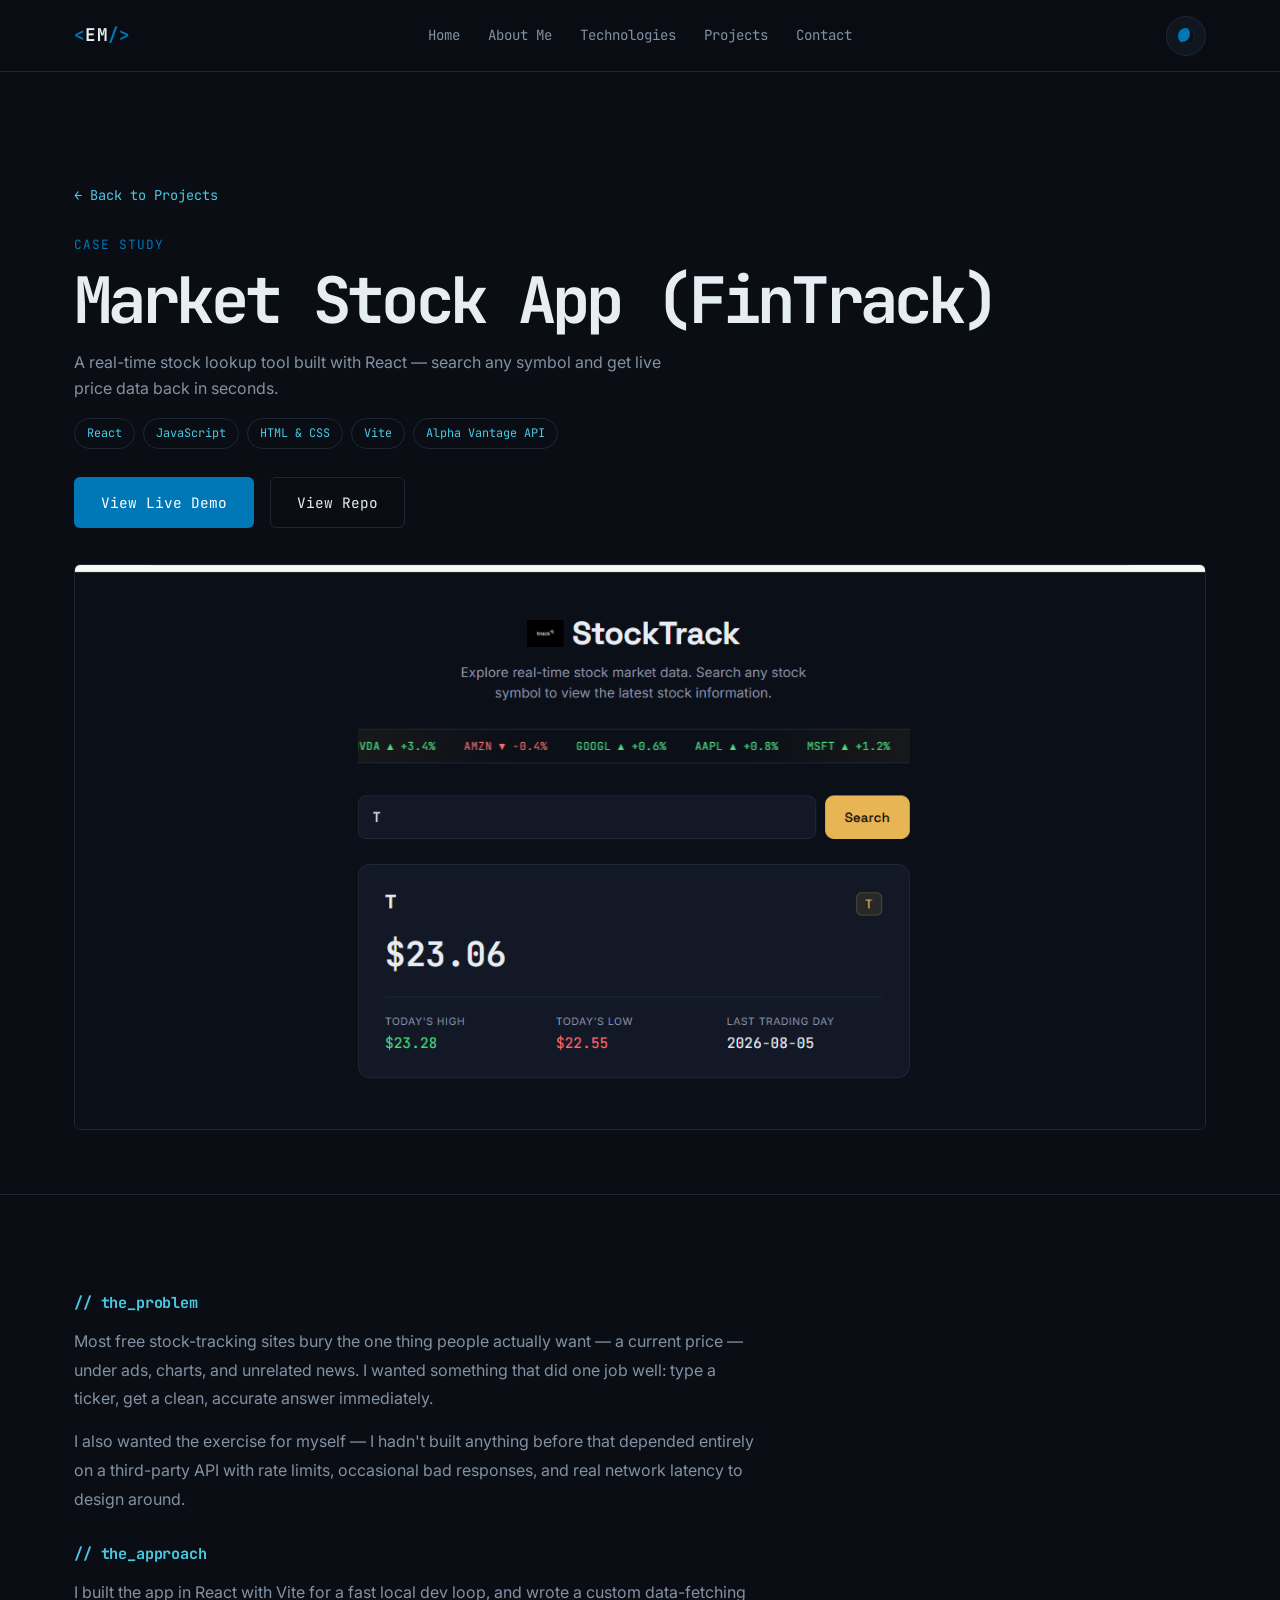
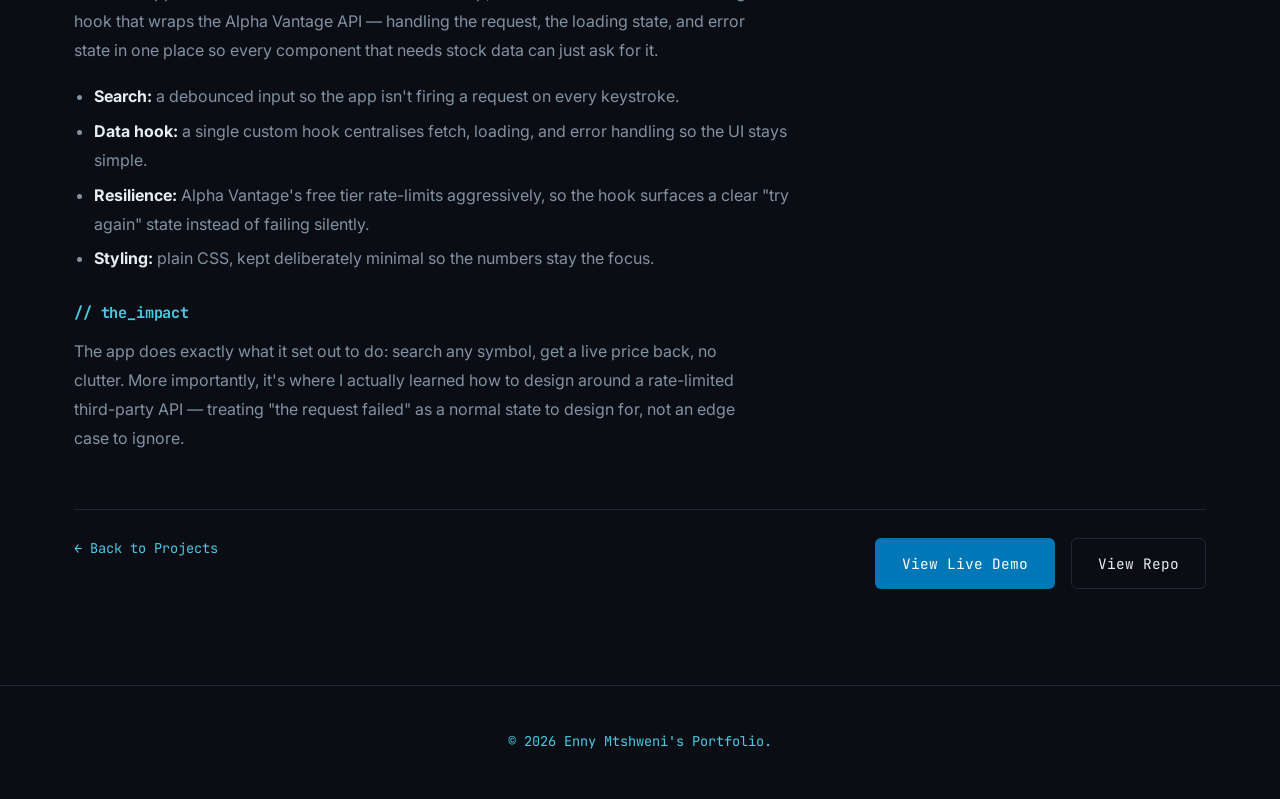
<file: case study2.html>
<!DOCTYPE html>
<html lang="en" data-theme="dark">
<head>
  <meta charset="UTF-8" />
  <meta name="viewport" content="width=device-width, initial-scale=1.0" />
  <script>
    (function () {
      try {
        var saved = localStorage.getItem('theme');
        if (saved === 'light' || saved === 'dark') {
          document.documentElement.setAttribute('data-theme', saved);
        }
      } catch (e) { /* localStorage unavailable — fall back to the default theme */ }
    })();
  </script>
  <title>Case Study: Market Stock App — Enny Mtshweni</title>
  <meta name="description" content="Case study: FinTrack, a real-time stock lookup app built with React and the Alpha Vantage API." />
  <link rel="preconnect" href="https://fonts.googleapis.com" />
  <link rel="preconnect" href="https://fonts.gstatic.com" crossorigin />
  <link href="https://fonts.googleapis.com/css2?family=JetBrains+Mono:wght@400;500;600;700&family=Inter:wght@400;500;600;700&display=swap" rel="stylesheet" />
  <link rel="stylesheet" href="./style.css" />
</head>
<body>

 

  <!-- NAVBAR -->
  <header class="navbar">
    <div class="navbar__inner">
      <a href="index.html#home" class="logo">
        <span class="logo__bracket">&lt;</span>EM<span class="logo__bracket">/&gt;</span>
      </a>

      <nav class="nav" id="primary-nav">
        <a href="index.html#home" class="nav__link">Home</a>
        <a href="./aboutme.html#" class="nav__link">About Me</a>
        <a href="index.html#technologies" class="nav__link">Technologies</a>
        <a href="index.html#projects" class="nav__link">Projects</a>
        <a href="index.html#contact" class="nav__link">Contact</a>
      </nav>

      <div class="navbar__actions">
        <button id="theme-toggle" class="theme-toggle" type="button" aria-label="Toggle dark and light mode">
          <span class="theme-toggle__icon" aria-hidden="true"></span>
        </button>
        <button id="nav-burger" class="nav-burger" type="button" aria-label="Open menu" aria-expanded="false" aria-controls="primary-nav">
          <span></span><span></span><span></span>
        </button>
      </div>
    </div>
  </header>

  <main>

    <!-- CASE STUDY HERO -->
    <section class="section case-study-hero">
      <div class="section__inner">
        <a href="index.html#projects" class="case-study-back terminal-text">&larr; Back to Projects</a>

        <p class="section__eyebrow">CASE STUDY</p>
        <h1 class="section__title">Market Stock App (FinTrack)</h1>
        <p class="section__subtitle">A real-time stock lookup tool built with React — search any symbol and get live price data back in seconds.</p>

        <ul class="case-study-hero__tags">
          <li>React</li><li>JavaScript</li><li>HTML &amp; CSS</li><li>Vite</li><li>Alpha Vantage API</li>
        </ul>

        <div class="case-study-hero__actions">
          <a href="fintrackstockapp.netlify.app" class="btn btn--primary" target="_blank" rel="noopener">View Live Demo</a>
          <a href="https://github.com/EnnyMtshweni/the-finance-api-integration-app" class="btn btn--ghost" target="_blank" rel="noopener">View Repo</a>
        </div>

        <div class="case-study-hero__media">
          <img src="./assets/FIN STOCK APP IMAG.png" alt="Market Stock App interface preview" loading="lazy" />
        </div>
      </div>
    </section>

    <!-- CASE STUDY BODY -->
    <section class="section">
      <div class="section__inner">
        <div class="case-study-body">

          <div class="case-study-block">
            <h2 class="case-study-block__title terminal-text">// the_problem</h2>
            <p>
              Most free stock-tracking sites bury the one thing people actually want —
              a current price — under ads, charts, and unrelated news. I wanted something
              that did one job well: type a ticker, get a clean, accurate answer immediately.
            </p>
            <p>
              I also wanted the exercise for myself — I hadn't built anything before that
              depended entirely on a third-party API with rate limits, occasional bad
              responses, and real network latency to design around.
            </p>
          </div>

          <div class="case-study-block">
            <h2 class="case-study-block__title terminal-text">// the_approach</h2>
            <p>
              I built the app in React with Vite for a fast local dev loop, and wrote a
              custom data-fetching hook that wraps the Alpha Vantage API — handling the
              request, the loading state, and error state in one place so every component
              that needs stock data can just ask for it.
            </p>
            <ul>
              <li><strong>Search:</strong> a debounced input so the app isn't firing a request on every keystroke.</li>
              <li><strong>Data hook:</strong> a single custom hook centralises fetch, loading, and error handling so the UI stays simple.</li>
              <li><strong>Resilience:</strong> Alpha Vantage's free tier rate-limits aggressively, so the hook surfaces a clear "try again" state instead of failing silently.</li>
              <li><strong>Styling:</strong> plain CSS, kept deliberately minimal so the numbers stay the focus.</li>
            </ul>
          </div>

          <div class="case-study-block">
            <h2 class="case-study-block__title terminal-text">// the_impact</h2>
            <p>
              The app does exactly what it set out to do: search any symbol, get a live
              price back, no clutter. More importantly, it's where I actually learned how
              to design around a rate-limited third-party API — treating "the request
              failed" as a normal state to design for, not an edge case to ignore.
            </p>
            <p>
              
            </p>
          </div>

        </div>

        <div class="case-study-footer-nav">
          <a href="index.html#projects" class="case-study-back terminal-text">&larr; Back to Projects</a>
          <div class="hero__cta">
            <a href="fintrackstockapp.netlify.app" class="btn btn--primary" target="_blank" rel="noopener">View Live Demo</a>
            <a href="https://github.com/EnnyMtshweni/the-finance-api-integration-app" class="btn btn--ghost" target="_blank" rel="noopener">View Repo</a>
          </div>
        </div>
      </div>
    </section>

  </main>

  <!-- FOOTER -->
  <footer class="footer">
    <div class="footer__inner">
      <p class="terminal-text">&copy; <span id="year"></span> Enny Mtshweni's Portfolio.</p>
    </div>
  </footer>

  <!-- AI SPEAKING PING -->
  <div class="ai-ping" id="ai-ping" aria-live="polite">
    <div class="ai-ping__bubble">
      <p class="ai-ping__label terminal-text"> ai_assistant</p>
      <p class="ai-ping__message" id="ai-ping-message"></p>
    </div>
  </div>

  <script src="./script.js"></script>
</body>
</html>
</file>
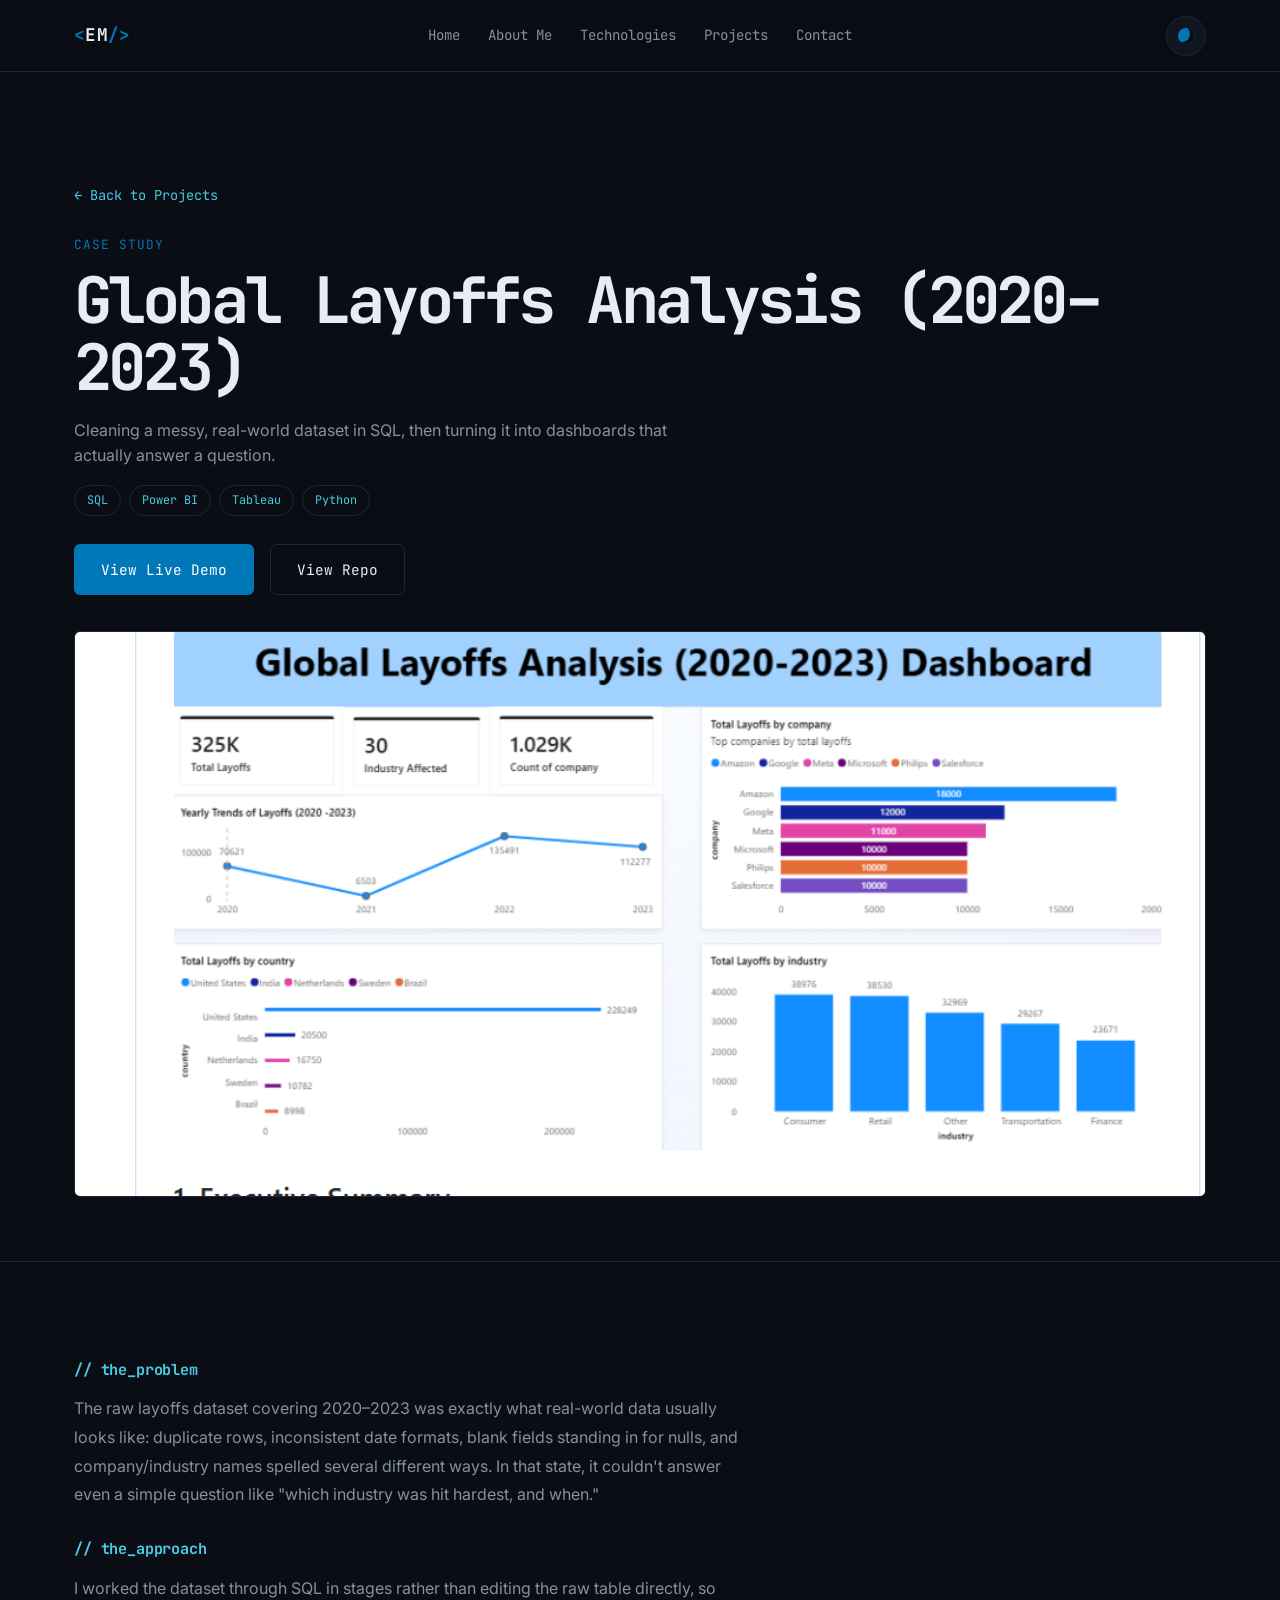
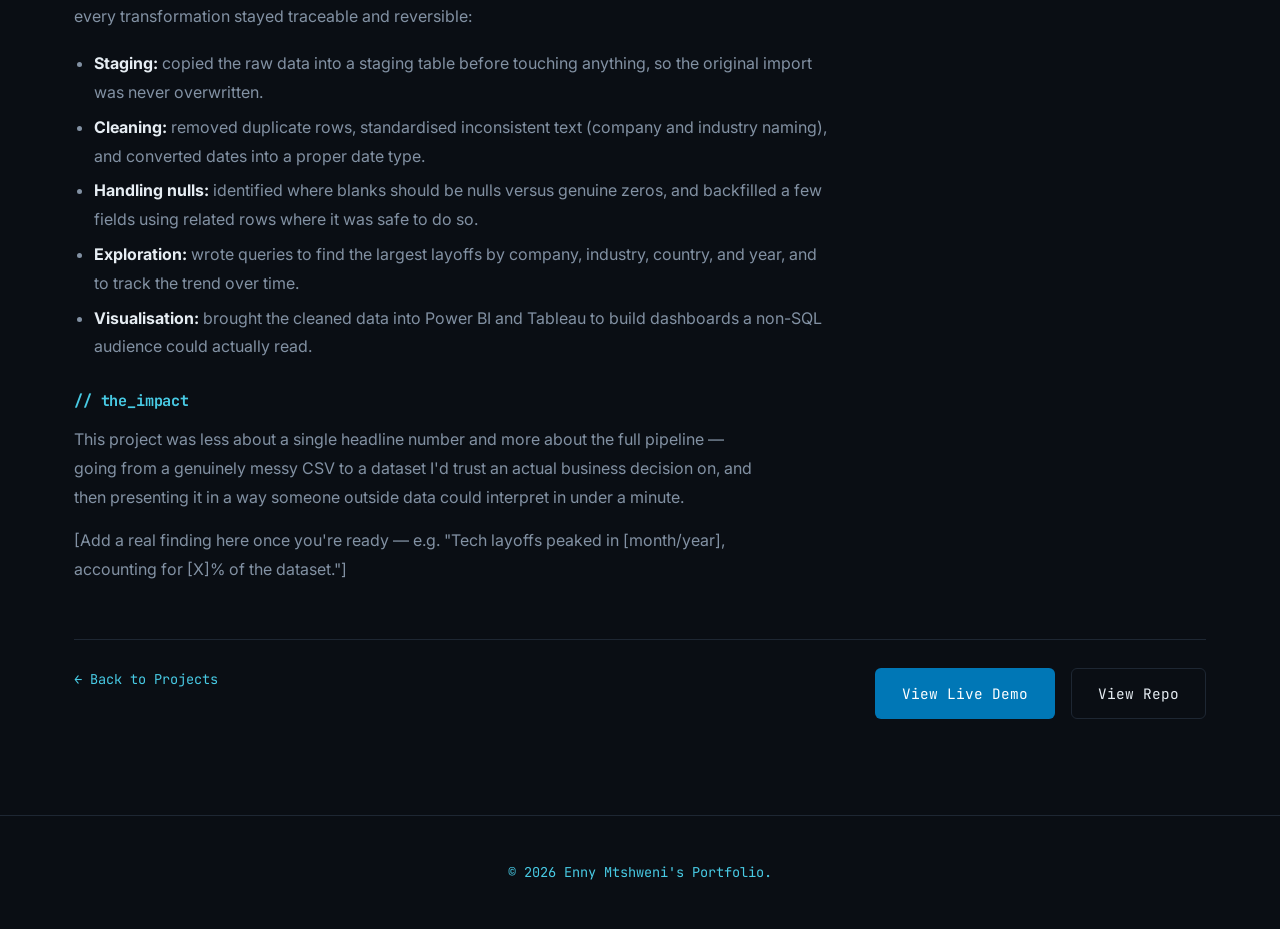
<file: case study3.html>
<!DOCTYPE html>
<html lang="en" data-theme="dark">
<head>
  <meta charset="UTF-8" />
  <meta name="viewport" content="width=device-width, initial-scale=1.0" />
  <script>
    (function () {
      try {
        var saved = localStorage.getItem('theme');
        if (saved === 'light' || saved === 'dark') {
          document.documentElement.setAttribute('data-theme', saved);
        }
      } catch (e) { /* localStorage unavailable — fall back to the default theme */ }
    })();
  </script>
  <title>Case Study: Global Layoffs Analysis — Enny Mtshweni</title>
  <meta name="description" content="Case study: SQL-driven analysis of global layoffs (2020-2023), visualised with Power BI and Tableau." />
  <link rel="preconnect" href="https://fonts.googleapis.com" />
  <link rel="preconnect" href="https://fonts.gstatic.com" crossorigin />
  <link href="https://fonts.googleapis.com/css2?family=JetBrains+Mono:wght@400;500;600;700&family=Inter:wght@400;500;600;700&display=swap" rel="stylesheet" />
  <link rel="stylesheet" href="./style.css" />
</head>
<body>

  

  <!-- NAVBAR -->
  <header class="navbar">
    <div class="navbar__inner">
      <a href="index.html#home" class="logo">
        <span class="logo__bracket">&lt;</span>EM<span class="logo__bracket">/&gt;</span>
      </a>

      <nav class="nav" id="primary-nav">
        <a href="index.html#home" class="nav__link">Home</a>
        <a href="./aboutme.html#" class="nav__link">About Me</a>
        <a href="index.html#technologies" class="nav__link">Technologies</a>
        <a href="index.html#projects" class="nav__link">Projects</a>
        <a href="index.html#contact" class="nav__link">Contact</a>
      </nav>

      <div class="navbar__actions">
        <button id="theme-toggle" class="theme-toggle" type="button" aria-label="Toggle dark and light mode">
          <span class="theme-toggle__icon" aria-hidden="true"></span>
        </button>
        <button id="nav-burger" class="nav-burger" type="button" aria-label="Open menu" aria-expanded="false" aria-controls="primary-nav">
          <span></span><span></span><span></span>
        </button>
      </div>
    </div>
  </header>

  <main>

    <!-- CASE STUDY HERO -->
    <section class="section case-study-hero">
      <div class="section__inner">
        <a href="index.html#projects" class="case-study-back terminal-text">&larr; Back to Projects</a>

        <p class="section__eyebrow">CASE STUDY</p>
        <h1 class="section__title">Global Layoffs Analysis (2020&ndash;2023)</h1>
        <p class="section__subtitle">Cleaning a messy, real-world dataset in SQL, then turning it into dashboards that actually answer a question.</p>

        <ul class="case-study-hero__tags">
          <li>SQL</li><li>Power BI</li><li>Tableau</li><li>Python</li>
        </ul>

        <div class="case-study-hero__actions">
          <a href="https://ennymtshweni.github.io/Global-Layoffs-Analysis-2020-2023-SQL" class="btn btn--primary" target="_blank" rel="noopener">View Live Demo</a>
          <a href="https://ennymtshweni.github.io/Global-Layoffs-Analysis-2020-2023-SQL" class="btn btn--ghost" target="_blank" rel="noopener">View Repo</a>
        </div>

        <div class="case-study-hero__media">
          <img src="./assets/layoffs sql project picture.png" alt="Global layoffs analysis dashboard preview" loading="lazy" />
        </div>
      </div>
    </section>

    <!-- CASE STUDY BODY -->
    <section class="section">
      <div class="section__inner">
        <div class="case-study-body">

          <div class="case-study-block">
            <h2 class="case-study-block__title terminal-text">// the_problem</h2>
            <p>
              The raw layoffs dataset covering 2020–2023 was exactly what real-world data
              usually looks like: duplicate rows, inconsistent date formats, blank fields
              standing in for nulls, and company/industry names spelled several different
              ways. In that state, it couldn't answer even a simple question like
              "which industry was hit hardest, and when."
            </p>
          </div>

          <div class="case-study-block">
            <h2 class="case-study-block__title terminal-text">// the_approach</h2>
            <p>
              I worked the dataset through SQL in stages rather than editing the raw table
              directly, so every transformation stayed traceable and reversible:
            </p>
            <ul>
              <li><strong>Staging:</strong> copied the raw data into a staging table before touching anything, so the original import was never overwritten.</li>
              <li><strong>Cleaning:</strong> removed duplicate rows, standardised inconsistent text (company and industry naming), and converted dates into a proper date type.</li>
              <li><strong>Handling nulls:</strong> identified where blanks should be nulls versus genuine zeros, and backfilled a few fields using related rows where it was safe to do so.</li>
              <li><strong>Exploration:</strong> wrote queries to find the largest layoffs by company, industry, country, and year, and to track the trend over time.</li>
              <li><strong>Visualisation:</strong> brought the cleaned data into Power BI and Tableau to build dashboards a non-SQL audience could actually read.</li>
            </ul>
          </div>

          <div class="case-study-block">
            <h2 class="case-study-block__title terminal-text">// the_impact</h2>
            <p>
              This project was less about a single headline number and more about the full
              pipeline — going from a genuinely messy CSV to a dataset I'd trust an actual
              business decision on, and then presenting it in a way someone outside data
              could interpret in under a minute.
            </p>
            <p>
              [Add a real finding here once you're ready — e.g. "Tech layoffs peaked in
              [month/year], accounting for [X]% of the dataset."]
            </p>
          </div>

        </div>

        <div class="case-study-footer-nav">
          <a href="index.html#projects" class="case-study-back terminal-text">&larr; Back to Projects</a>
          <div class="hero__cta">
            <a href="https://ennymtshweni.github.io/Global-Layoffs-Analysis-2020-2023-SQL" class="btn btn--primary" target="_blank" rel="noopener">View Live Demo</a>
            <a href="https://ennymtshweni.github.io/Global-Layoffs-Analysis-2020-2023-SQL" class="btn btn--ghost" target="_blank" rel="noopener">View Repo</a>
          </div>
        </div>
      </div>
    </section>

  </main>

  <!-- FOOTER -->
  <footer class="footer">
    <div class="footer__inner">
      <p class="terminal-text">&copy; <span id="year"></span> Enny Mtshweni's Portfolio.</p>
    </div>
  </footer>

  <!-- AI SPEAKING PING -->
  <div class="ai-ping" id="ai-ping" aria-live="polite">
    <div class="ai-ping__bubble">
      <p class="ai-ping__label terminal-text"> ai_assistant</p>
      <p class="ai-ping__message" id="ai-ping-message"></p>
    </div>
  </div>

  <script src="./script.js"></script>
</body>
</html>
</file>
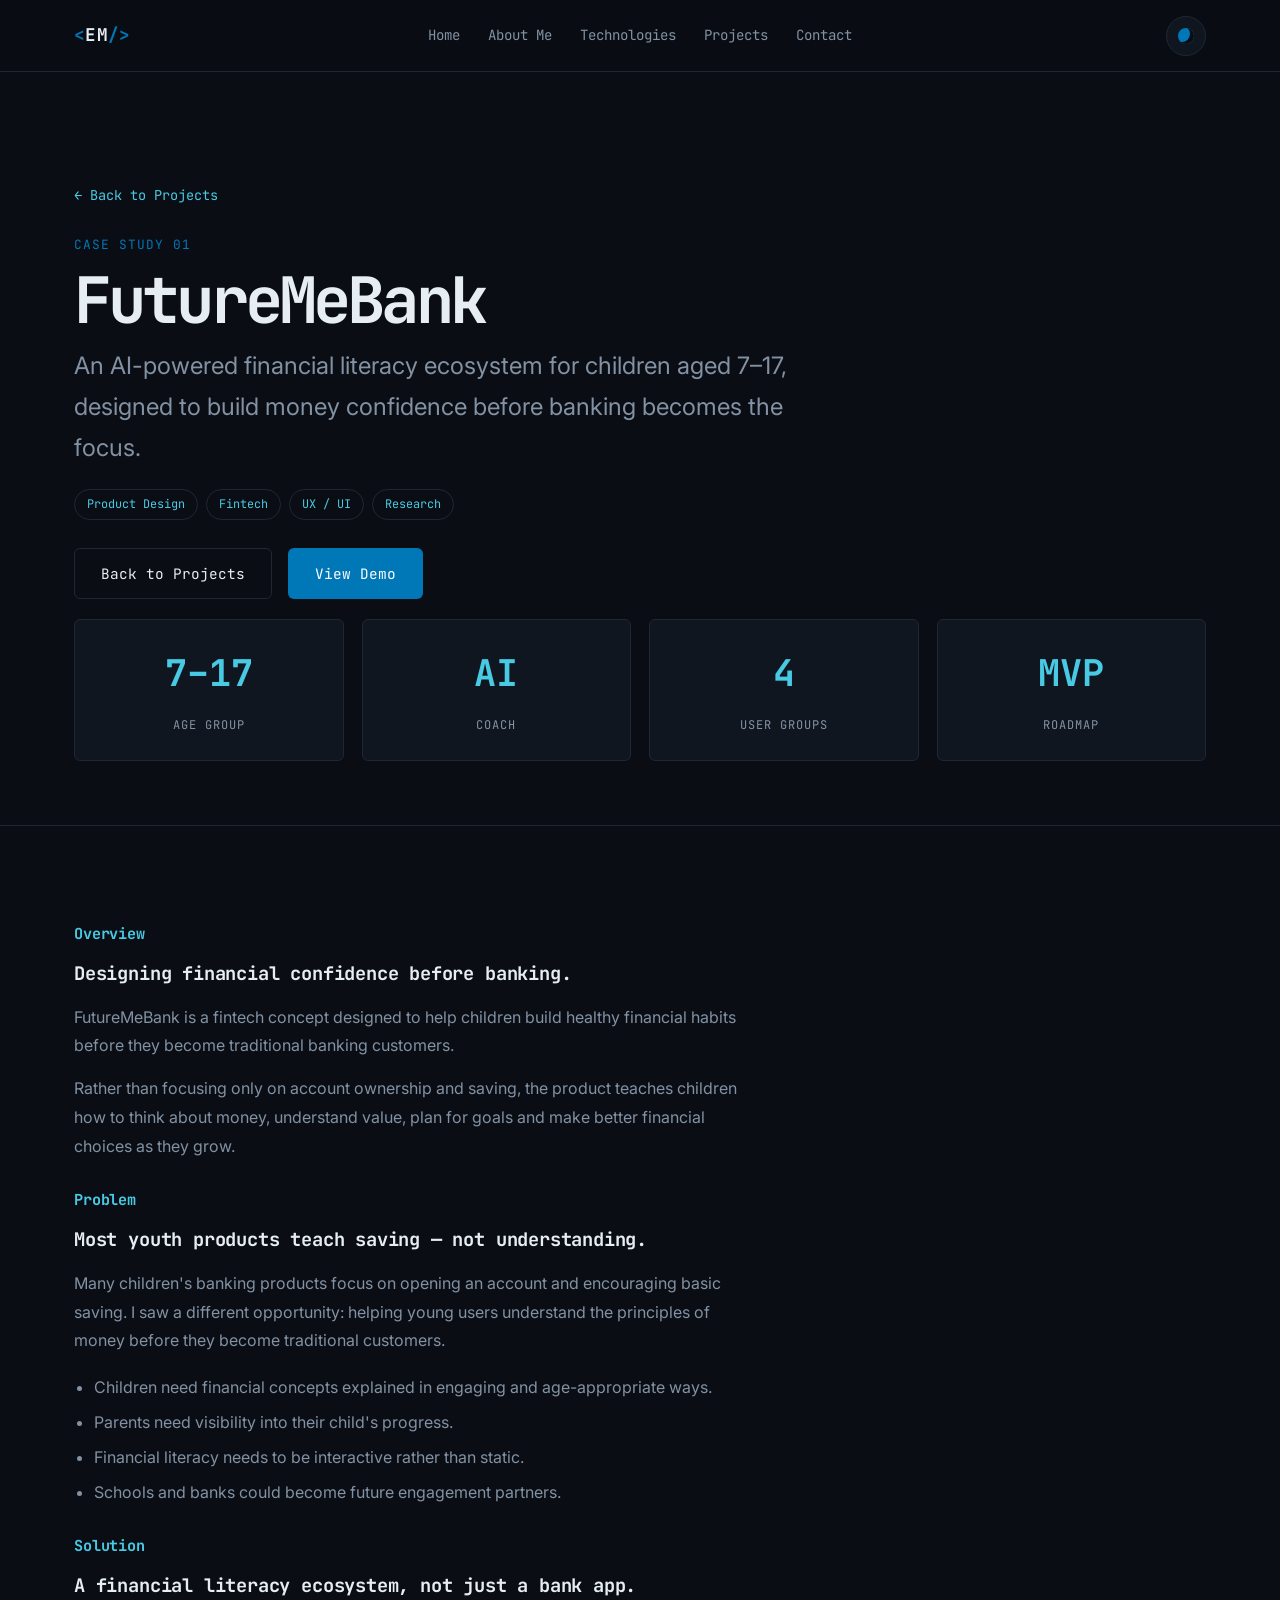
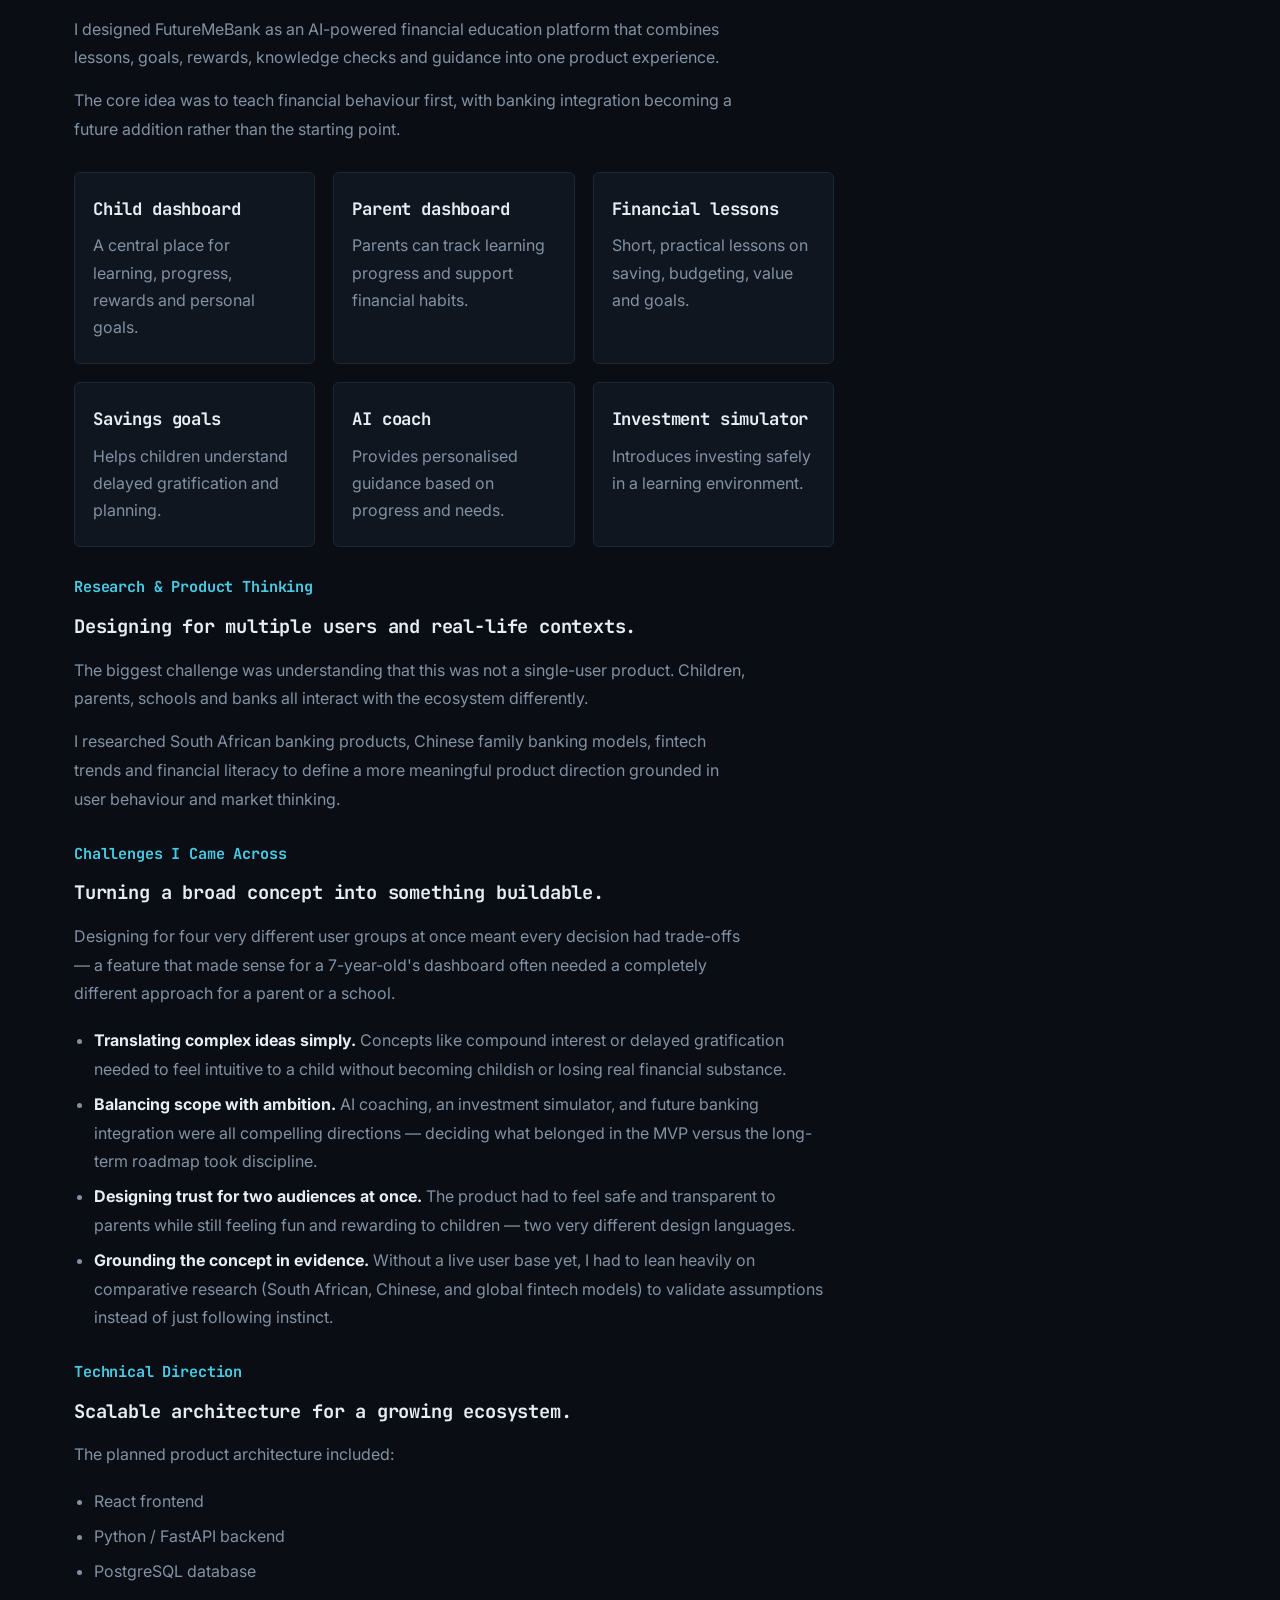
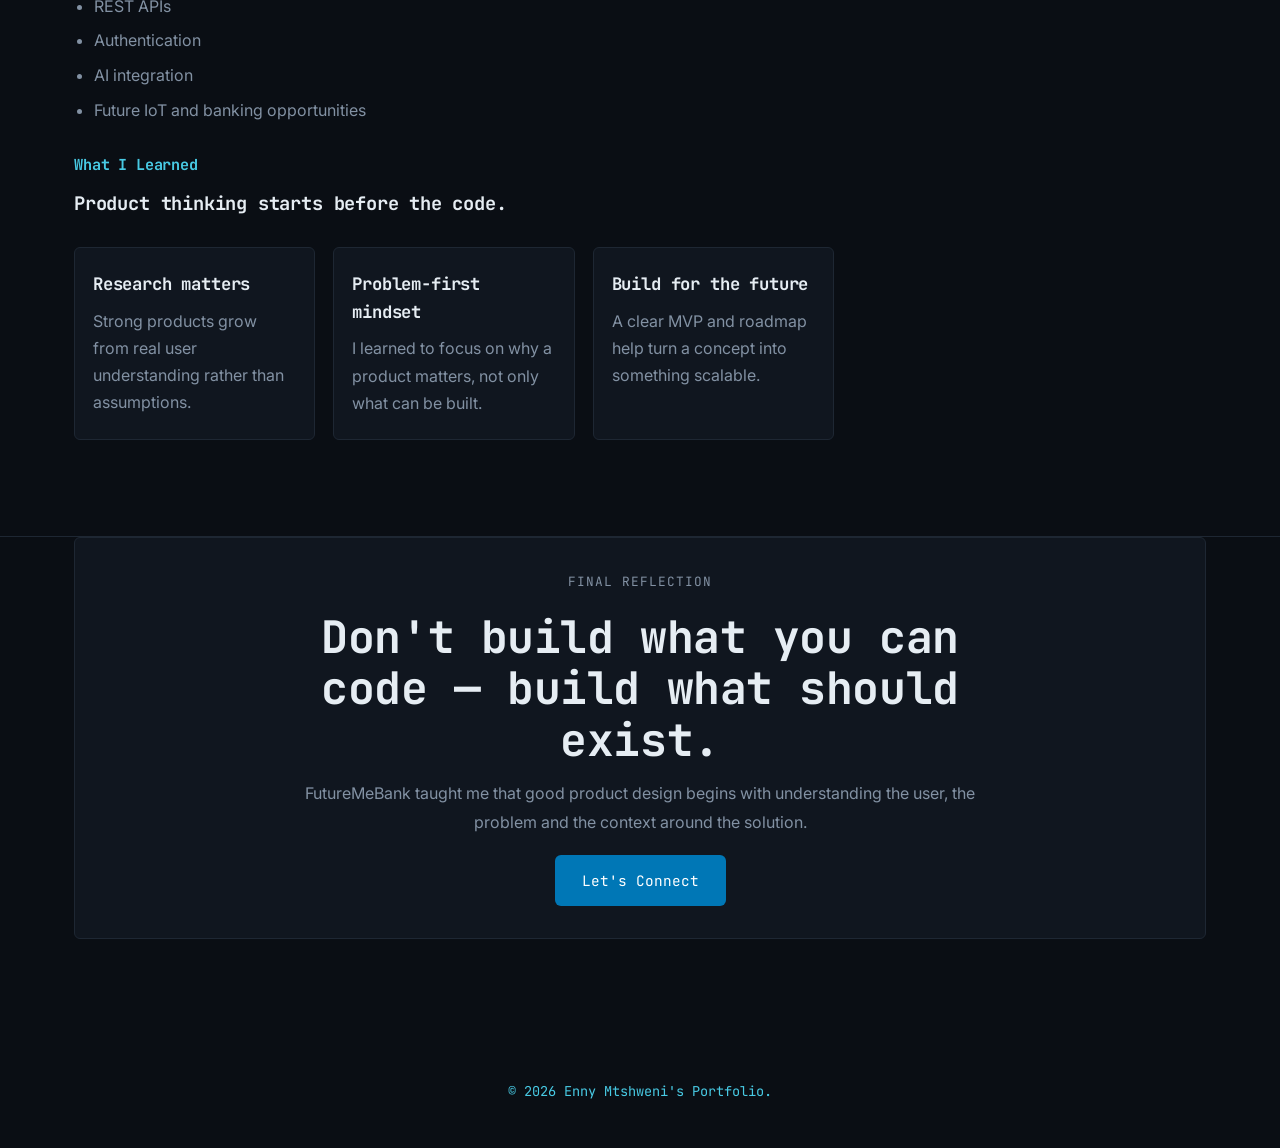
<file: casestudy1.html>
<!DOCTYPE html>
<html lang="en" data-theme="dark">
<head>
  <meta charset="UTF-8" />
  <meta name="viewport" content="width=device-width, initial-scale=1.0" />
  <script>
    (function () {
      try {
        var saved = localStorage.getItem('theme');
        if (saved === 'light' || saved === 'dark') {
          document.documentElement.setAttribute('data-theme', saved);
        }
      } catch (e) { /* localStorage unavailable — fall back to the default theme */ }
    })();
  </script>
  <title>FutureMeBank — Case Study | Enny Mtshweni</title>
  <meta name="description" content="Case study: FutureMeBank, an AI-powered financial literacy ecosystem for children aged 7–17." />
  <link rel="preconnect" href="https://fonts.googleapis.com" />
  <link rel="preconnect" href="https://fonts.gstatic.com" crossorigin />
  <link href="https://fonts.googleapis.com/css2?family=JetBrains+Mono:wght@400;500;600;700&family=Inter:wght@400;500;600;700&display=swap" rel="stylesheet" />
  <link rel="stylesheet" href="./style.css" />
</head>
<body class="case-study-page">


  <!--  NAVBAR -->
  <header class="navbar">
    <div class="navbar__inner">
      <a href="index.html#home" class="logo">
        <span class="logo__bracket">&lt;</span>EM<span class="logo__bracket">/&gt;</span>
      </a>

      <nav class="nav" id="primary-nav">
        <a href="index.html#home" class="nav__link">Home</a>
        <a href="./aboutme.html#" class="nav__link">About Me</a>
        <a href="index.html#technologies" class="nav__link">Technologies</a>
        <a href="index.html#projects" class="nav__link">Projects</a>
        <a href="index.html#contact" class="nav__link">Contact</a>
      </nav>

      <div class="navbar__actions">
        <button id="theme-toggle" class="theme-toggle" type="button" aria-label="Toggle dark and light mode">
          <span class="theme-toggle__icon" aria-hidden="true"></span>
        </button>
        <button id="nav-burger" class="nav-burger" type="button" aria-label="Open menu" aria-expanded="false" aria-controls="primary-nav">
          <span></span><span></span><span></span>
        </button>
      </div>
    </div>
  </header>

  <main>

    <!-- HERO -->
    <section class="case-study-hero">
      <div class="case-study-hero__inner">

        <a href="index.html#projects" class="case-study-back terminal-text">&larr; Back to Projects</a>

        <p class="section__eyebrow">CASE STUDY 01</p>
        <h1>FutureMeBank</h1>
        <p class="case-study-hero__subtitle">An AI-powered financial literacy ecosystem for children aged 7–17, designed to build money confidence before banking becomes the focus.</p>

        <ul class="case-study-hero__tags">
          <li>Product Design</li>
          <li>Fintech</li>
          <li>UX / UI</li>
          <li>Research</li>
        </ul>

        <div class="case-study-hero__actions">
          <a href="index.html#projects" class="btn btn--ghost">Back to Projects</a>
          <a href="https://futuremebank.netlify.app/" class="btn btn--primary" target="_blank" rel="noopener">View Demo</a>
        </div>

        <div class="case-study-metrics">
          <div class="metric-card">
            <span class="metric-card__value">7–17</span>
            <span class="metric-card__label">Age group</span>
          </div>
          <div class="metric-card">
            <span class="metric-card__value">AI</span>
            <span class="metric-card__label">Coach</span>
          </div>
          <div class="metric-card">
            <span class="metric-card__value">4</span>
            <span class="metric-card__label">User groups</span>
          </div>
          <div class="metric-card">
            <span class="metric-card__value">MVP</span>
            <span class="metric-card__label">Roadmap</span>
          </div>
        </div>

      </div>
    </section>

    <!-- BODY -->
    <section class="section">
      <div class="section__inner">
        <div class="case-study-body">

          <div class="case-study-block">
            <h2 class="case-study-block__title terminal-text"> Overview</h2>
            <h3 style="margin-bottom: 14px;">Designing financial confidence before banking.</h3>
            <p>FutureMeBank is a fintech concept designed to help children build healthy financial habits before they become traditional banking customers.</p>
            <p>Rather than focusing only on account ownership and saving, the product teaches children how to think about money, understand value, plan for goals and make better financial choices as they grow.</p>
          </div>

          <div class="case-study-block">
            <h2 class="case-study-block__title terminal-text"> Problem</h2>
            <h3 style="margin-bottom: 14px;">Most youth products teach saving — not understanding.</h3>
            <p>Many children's banking products focus on opening an account and encouraging basic saving. I saw a different opportunity: helping young users understand the principles of money before they become traditional customers.</p>
            <ul>
              <li>Children need financial concepts explained in engaging and age-appropriate ways.</li>
              <li>Parents need visibility into their child's progress.</li>
              <li>Financial literacy needs to be interactive rather than static.</li>
              <li>Schools and banks could become future engagement partners.</li>
            </ul>
          </div>

          <div class="case-study-block">
            <h2 class="case-study-block__title terminal-text"> Solution</h2>
            <h3 style="margin-bottom: 14px;">A financial literacy ecosystem, not just a bank app.</h3>
            <p>I designed FutureMeBank as an AI-powered financial education platform that combines lessons, goals, rewards, knowledge checks and guidance into one product experience.</p>
            <p>The core idea was to teach financial behaviour first, with banking integration becoming a future addition rather than the starting point.</p>

            <div class="feature-grid">
              <div class="feature-card">
                <h3>Child dashboard</h3>
                <p>A central place for learning, progress, rewards and personal goals.</p>
              </div>
              <div class="feature-card">
                <h3>Parent dashboard</h3>
                <p>Parents can track learning progress and support financial habits.</p>
              </div>
              <div class="feature-card">
                <h3>Financial lessons</h3>
                <p>Short, practical lessons on saving, budgeting, value and goals.</p>
              </div>
              <div class="feature-card">
                <h3>Savings goals</h3>
                <p>Helps children understand delayed gratification and planning.</p>
              </div>
              <div class="feature-card">
                <h3>AI coach</h3>
                <p>Provides personalised guidance based on progress and needs.</p>
              </div>
              <div class="feature-card">
                <h3>Investment simulator</h3>
                <p>Introduces investing safely in a learning environment.</p>
              </div>
            </div>
          </div>

          <div class="case-study-block">
            <h2 class="case-study-block__title terminal-text"> Research &amp; Product Thinking</h2>
            <h3 style="margin-bottom: 14px;">Designing for multiple users and real-life contexts.</h3>
            <p>The biggest challenge was understanding that this was not a single-user product. Children, parents, schools and banks all interact with the ecosystem differently.</p>
            <p>I researched South African banking products, Chinese family banking models, fintech trends and financial literacy to define a more meaningful product direction grounded in user behaviour and market thinking.</p>
          </div>

          <!-- NEW: Challenges section — placeholder content drafted from the case study's
               existing context. Please swap in your own specifics. -->
          <div class="case-study-block">
            <h2 class="case-study-block__title terminal-text"> Challenges I Came Across</h2>
            <h3 style="margin-bottom: 14px;">Turning a broad concept into something buildable.</h3>
            <p>Designing for four very different user groups at once meant every decision had trade-offs — a feature that made sense for a 7-year-old's dashboard often needed a completely different approach for a parent or a school.</p>
            <ul>
              <li><strong>Translating complex ideas simply.</strong> Concepts like compound interest or delayed gratification needed to feel intuitive to a child without becoming childish or losing real financial substance.</li>
              <li><strong>Balancing scope with ambition.</strong> AI coaching, an investment simulator, and future banking integration were all compelling directions — deciding what belonged in the MVP versus the long-term roadmap took discipline.</li>
              <li><strong>Designing trust for two audiences at once.</strong> The product had to feel safe and transparent to parents while still feeling fun and rewarding to children — two very different design languages.</li>
              <li><strong>Grounding the concept in evidence.</strong> Without a live user base yet, I had to lean heavily on comparative research (South African, Chinese, and global fintech models) to validate assumptions instead of just following instinct.</li>
            </ul>
          </div>

          <div class="case-study-block">
            <h2 class="case-study-block__title terminal-text"> Technical Direction</h2>
            <h3 style="margin-bottom: 14px;">Scalable architecture for a growing ecosystem.</h3>
            <p>The planned product architecture included:</p>
            <ul>
              <li>React frontend</li>
              <li>Python / FastAPI backend</li>
              <li>PostgreSQL database</li>
              <li>REST APIs</li>
              <li>Authentication</li>
              <li>AI integration</li>
              <li>Future IoT and banking opportunities</li>
            </ul>
          </div>

          <div class="case-study-block">
            <h2 class="case-study-block__title terminal-text"> What I Learned</h2>
            <h3 style="margin-bottom: 14px;">Product thinking starts before the code.</h3>
            <div class="learning-grid">
              <div class="learning-card">
                <h3>Research matters</h3>
                <p>Strong products grow from real user understanding rather than assumptions.</p>
              </div>
              <div class="learning-card">
                <h3>Problem-first mindset</h3>
                <p>I learned to focus on why a product matters, not only what can be built.</p>
              </div>
              <div class="learning-card">
                <h3>Build for the future</h3>
                <p>A clear MVP and roadmap help turn a concept into something scalable.</p>
              </div>
            </div>
          </div>

        </div>
      </div>
    </section>

    <!-- CTA -->
    <section class="case-study-cta-section">
      <div class="section__inner">
        <div class="case-study-cta">
          <p class="section__eyebrow">FINAL REFLECTION</p>
          <h2>Don't build what you can code — build what should exist.</h2>
          <p>FutureMeBank taught me that good product design begins with understanding the user, the problem and the context around the solution.</p>
          <a href="index.html#contact" class="btn btn--primary">Let's Connect</a>
        </div>
      </div>
    </section>

  </main>

  <!-- FOOTER -->
  <footer class="footer">
    <div class="footer__inner">
      <p class="terminal-text">&copy; <span id="year"></span> Enny Mtshweni's Portfolio.</p>
    </div>
  </footer>

  <!--  AI SPEAKING PING -->
  <div class="ai-ping" id="ai-ping" aria-live="polite">
    <div class="ai-ping__bubble">
      <p class="ai-ping__label terminal-text"> ai_assistant</p>
      <p class="ai-ping__message" id="ai-ping-message"></p>
    </div>
  </div>

  <script src="./script.js"></script>
</body>
</html>
</file>
<file: style.css>
/* ==========================================================================
   1. COLOUR SYSTEM  (Day 2)
   No gradients anywhere except the single-colour ocean-blue conic ring.
   ========================================================================== */

:root {
  /* Accent — ocean blue, the only accent colour in the palette */
  --ocean: #0077b6;
  --ocean-bright: #48cae4;
  --ocean-dim: #023e5c;

  /* Dark mode surfaces */
  --bg-dark: #0a0e14;
  --surface-dark: #10161f;
  --border-dark: #1e2733;
  --text-dark: #e6edf3;
  --text-dark-muted: #8291a3;

  /* Light mode surfaces */
  --bg-light: #f7f9fb;
  --surface-light: #ffffff;
  --border-light: #dde3ea;
  --text-light: #131a22;
  --text-light-muted: #55636f;

  /* Type */
  --font-mono: 'JetBrains Mono', 'SFMono-Regular', Menlo, Consolas, monospace;
  --font-body: 'Inter', -apple-system, BlinkMacSystemFont, sans-serif;

  /* Layout */
  --max-width: 1180px;
  --nav-height: 72px;
  --radius: 6px;

  /* Active theme (defaults to dark; overridden by [data-theme="light"]) */
  --bg: var(--bg-dark);
  --surface: var(--surface-dark);
  --border: var(--border-dark);
  --text: var(--text-dark);
  --text-muted: var(--text-dark-muted);
}

html[data-theme='light'] {
  --bg: var(--bg-light);
  --surface: var(--surface-light);
  --border: var(--border-light);
  --text: var(--text-light);
  --text-muted: var(--text-light-muted);
}

/* ==========================================================================
   2. RESET & BASE
   ========================================================================== */

*, *::before, *::after { box-sizing: border-box; }

html { scroll-behavior: smooth; }

body {
  margin: 0;
  background: var(--bg);
  color: var(--text);
  font-family: var(--font-body);
  font-size: 16px;
  line-height: 1.6;
  transition: background-color 0.25s ease, color 0.25s ease;
}

img { max-width: 100%; display: block; }

a { color: inherit; text-decoration: none; }

h1, h2, h3 { margin: 0; font-family: var(--font-mono); letter-spacing: -0.01em; }

.terminal-text {
  font-family: var(--font-mono);
  color: var(--ocean-bright);
  font-size: 0.85rem;
}

.section__inner, .navbar__inner, .footer__inner {
  max-width: var(--max-width);
  margin: 0 auto;
  padding-inline: 24px;
}

.section {
  padding-block: 96px;
  border-bottom: 1px solid var(--border);
}

.section__eyebrow {
  font-family: var(--font-mono);
  color: var(--ocean);
  font-size: 0.8rem;
  letter-spacing: 0.08em;
  margin: 0 0 8px;
}

.section__title {
  font-size: clamp(1.8rem, 3vw, 2.4rem);
  margin-bottom: 12px;
}

.section__subtitle {
  color: var(--text-muted);
  max-width: 46ch;
}

.placeholder-block {
  margin-top: 32px;
  border: 1px dashed var(--border);
  border-radius: var(--radius);
  padding: 32px;
  color: var(--text-muted);
  font-family: var(--font-mono);
  font-size: 0.9rem;
}

/* ==========================================================================
   3. NAVBAR  (Day 2)
   ========================================================================== */

.navbar {
  position: sticky;
  top: 0;
  z-index: 100;
  height: var(--nav-height);
  display: flex;
  align-items: center;
  background: color-mix(in srgb, var(--bg) 88%, transparent);
  backdrop-filter: blur(10px);
  border-bottom: 1px solid var(--border);
}

.navbar__inner {
  width: 100%;
  display: grid;
  grid-template-columns: 1fr auto 1fr;
  align-items: center;
  gap: 24px;
}

.navbar__inner .nav { justify-self: center; }
.navbar__inner .navbar__actions { justify-self: end; }

.logo {
  font-family: var(--font-mono);
  font-weight: 700;
  font-size: 1.1rem;
  letter-spacing: 0.02em;
}

.logo__bracket { color: var(--ocean); }

.nav {
  display: flex;
  align-items: center;
  gap: 28px;
}

.nav__link {
  font-family: var(--font-mono);
  font-size: 0.88rem;
  color: var(--text-muted);
  position: relative;
  padding-block: 4px;
  transition: color 0.2s ease;
}

.nav__link::after {
  content: '';
  position: absolute;
  left: 0;
  bottom: -4px;
  width: 0;
  height: 2px;
  background: var(--ocean);
  transition: width 0.2s ease;
}

.nav__link:hover,
.nav__link.is-active {
  color: var(--text);
}

.nav__link:hover::after,
.nav__link.is-active::after {
  width: 100%;
}

.navbar__actions {
  display: flex;
  align-items: center;
  gap: 12px;
}

.theme-toggle {
  width: 40px;
  height: 40px;
  border-radius: 50%;
  border: 1px solid var(--border);
  background: var(--surface);
  cursor: pointer;
  display: flex;
  align-items: center;
  justify-content: center;
  transition: border-color 0.2s ease;
}

.theme-toggle:hover { border-color: var(--ocean); }

.theme-toggle__icon {
  width: 16px;
  height: 16px;
  border-radius: 50%;
  background: var(--ocean);
  display: block;
  box-shadow: inset -4px -2px 0 0 var(--bg);
}

html[data-theme='light'] .theme-toggle__icon {
  box-shadow: inset 4px 2px 0 0 var(--bg);
}

.nav-burger {
  display: none;
  width: 40px;
  height: 40px;
  border: 1px solid var(--border);
  border-radius: var(--radius);
  background: var(--surface);
  cursor: pointer;
  flex-direction: column;
  align-items: center;
  justify-content: center;
  gap: 4px;
}

.nav-burger span {
  width: 18px;
  height: 2px;
  background: var(--text);
  display: block;
}

/* ==========================================================================
   4. HERO & SIGNATURE EFFECTS  (Day 3)
   ========================================================================== */

.hero {
  min-height: calc(100vh - var(--nav-height));
  display: flex;
  flex-direction: column;
  justify-content: center;
  border-bottom: 1px solid var(--border);
  position: relative;
}

.hero__inner {
  max-width: var(--max-width);
  margin: 0 auto;
  width: 100%;
  padding-inline: 24px;
  display: grid;
  grid-template-columns: 0.85fr 1.15fr;
  align-items: center;
  gap: 48px;
}

/* Photo on the left, copy on the right */
.hero__media { order: 1; }
.hero__content { order: 2; }

.hero__eyebrow {
  margin: 0 0 20px;
  min-height: 1.2em;
}

.cursor {
  display: inline-block;
  color: var(--ocean-bright);
  animation: blink 1s steps(1) infinite;
}

@keyframes blink {
  50% { opacity: 0; }
}

.hero__name {
  font-size: clamp(2.4rem, 5vw, 3.6rem);
  line-height: 1.05;
  margin-bottom: 10px;
}

.hero__role {
  font-family: var(--font-mono);
  color: var(--ocean);
  font-size: 1.1rem;
  margin: 0 0 20px;
}

.hero__intro {
  max-width: 52ch;
  color: var(--text-muted);
  margin: 0 0 32px;
}

.hero__socials {
  display: flex;
  gap: 14px;
  margin-bottom: 32px;
}

.hero__social {
  width: 38px;
  height: 38px;
  border-radius: 50%;
  border: 1px solid var(--border);
  display: flex;
  align-items: center;
  justify-content: center;
  color: var(--text-muted);
  transition: border-color 0.2s ease, color 0.2s ease, transform 0.15s ease;
}

.hero__social:hover {
  border-color: var(--ocean);
  color: var(--ocean-bright);
  transform: translateY(-2px);
}

.hero__cta {
  display: flex;
  gap: 16px;
  flex-wrap: wrap;
}

.btn {
  font-family: var(--font-mono);
  font-size: 0.9rem;
  padding: 13px 26px;
  border-radius: var(--radius);
  border: 1px solid transparent;
  transition: transform 0.15s ease, border-color 0.2s ease, background-color 0.2s ease;
  display: inline-block;
}

.btn--primary {
  background: var(--ocean);
  color: #fff;
}

.btn--primary:hover {
  transform: translateY(-2px);
  background: var(--ocean-dim);
}

.btn--ghost {
  border-color: var(--border);
  color: var(--text);
}

.btn--ghost:hover {
  border-color: var(--ocean);
  transform: translateY(-2px);
}

/* --- Profile photo + rotating ring ---
   Single-colour ocean-blue conic-gradient — the one permitted gradient
   in the entire site, used only here. */

.hero__media {
  display: flex;
  justify-content: center;
}

.ring-wrap {
  position: relative;
  width: min(360px, 78vw);
  aspect-ratio: 1 / 1;
  display: grid;
  place-items: center;
}

/* --- Wireframe globe (decorative, stroke-only — no fill, no gradient) --- */

.globe-wrap {
  position: absolute;
  top: 50%;
  left: 50%;
  width: 168%;
  aspect-ratio: 1 / 1;
  transform: translate(-50%, -50%);
  z-index: 0;
  pointer-events: none;
}

.globe {
  width: 100%;
  height: 100%;
  animation: globe-spin 50s linear infinite;
}

.globe circle,
.globe ellipse,
.globe line {
  fill: none;
  stroke: var(--ocean-bright);
  stroke-width: 1;
  vector-effect: non-scaling-stroke;
}

.globe circle[r='3.5'],
.globe circle[r='2.5'] {
  fill: var(--ocean-bright);
  stroke: none;
}

@keyframes globe-spin {
  to { transform: rotate(360deg); }
}

@media (prefers-reduced-motion: reduce) {
  .globe { animation: none; }
}

.ring-wrap__ring {
  position: absolute;
  inset: 0;
  border-radius: 50%;
  background: conic-gradient(from 0deg, var(--ocean) 0deg, var(--ocean) 300deg, transparent 300deg, transparent 360deg);
  animation: spin 6s linear infinite;
  padding: 6px;
  z-index: 1;
}

.ring-wrap__ring::before {
  content: '';
  position: absolute;
  inset: 6px;
  border-radius: 50%;
  background: var(--bg);
}

@keyframes spin {
  to { transform: rotate(360deg); }
}

.hero__photo {
  position: relative;
  width: 82%;
  height: 82%;
  object-fit: cover;
  border-radius: 50%;
  z-index: 2;
}

.scroll-cue {
  position: absolute;
  bottom: 28px;
  left: 50%;
  transform: translateX(-50%);
  width: 24px;
  height: 40px;
  border: 1px solid var(--border);
  border-radius: 14px;
  display: flex;
  justify-content: center;
  padding-top: 8px;
}

.scroll-cue span {
  width: 4px;
  height: 8px;
  border-radius: 2px;
  background: var(--ocean);
  animation: scrollcue 1.6s ease infinite;
}

@keyframes scrollcue {
  0% { transform: translateY(0); opacity: 1; }
  100% { transform: translateY(10px); opacity: 0; }
}

/* ==========================================================================
   5. TECHNOLOGIES / SKILL CHIPS
   Real open-source brand icons (Simple Icons — inline paths, one via CDN
   img for a icon not hand-verified locally). Chips pop in one by one via
   IntersectionObserver + a staggered transition-delay, then stay put —
   no continuous loop, no bars.
   ========================================================================== */

.skills-grid {
  margin-top: 40px;
  display: grid;
  grid-template-columns: repeat(auto-fit, minmax(240px, 1fr));
  gap: 36px 48px;
}

.skills-category__title {
  margin: 0 0 20px;
  font-size: 0.95rem;
}

.skills-category__chips {
  display: flex;
  flex-wrap: wrap;
  gap: 12px;
}

.skill-chip {
  display: flex;
  align-items: center;
  gap: 10px;
  padding: 10px 14px;
  border: 1px solid var(--border);
  border-radius: 999px;
  background: var(--surface);

  /* Start state for the pop-in animation */
  opacity: 0;
  transform: translateY(16px) scale(0.85);
  transition: opacity 0.45s cubic-bezier(0.34, 1.56, 0.64, 1),
              transform 0.45s cubic-bezier(0.34, 1.56, 0.64, 1),
              border-color 0.2s ease;
}

.skill-chip.is-visible {
  opacity: 1;
  transform: translateY(0) scale(1);
}

.skill-chip:hover {
  border-color: var(--ocean);
}

.skill-chip__icon {
  display: inline-flex;
  width: 22px;
  height: 22px;
  color: var(--ocean);
  flex-shrink: 0;
}

.skill-chip__icon svg,
.skill-chip__icon img {
  width: 100%;
  height: 100%;
}

.skill-chip__name {
  font-family: var(--font-mono);
  font-size: 0.82rem;
  color: var(--text);
  white-space: nowrap;
}

@media (prefers-reduced-motion: reduce) {
  .skill-chip {
    transition: none;
    opacity: 1;
    transform: none;
  }
}

/* ==========================================================================
   6. PROJECTS
   ========================================================================== */

.projects-grid {
  margin-top: 40px;
  display: grid;
  grid-template-columns: repeat(auto-fit, minmax(320px, 1fr));
  gap: 32px;
}

.project-card {
  display: flex;
  flex-direction: column;
  border: 1px solid var(--border);
  border-radius: var(--radius);
  background: var(--surface);
  overflow: hidden;
  transition: border-color 0.2s ease, transform 0.2s ease;
}

.project-card:hover {
  border-color: var(--ocean);
  transform: translateY(-3px);
}

.project-card__media {
  aspect-ratio: 16 / 10;
  overflow: hidden;
  background: var(--bg-dark);
}

.project-card__media img {
  width: 100%;
  height: 100%;
  object-fit: cover;
}

.project-card__body {
  display: flex;
  flex-direction: column;
  gap: 10px;
  padding: 20px;
  flex: 1;
}

.project-card__title {
  font-size: 1.05rem;
  margin: 0;
}

.project-card__desc {
  margin: 0;
  color: var(--text-muted);
  font-size: 0.9rem;
}

.project-card__tags {
  list-style: none;
  display: flex;
  flex-wrap: wrap;
  gap: 8px;
  margin: 4px 0 0;
  padding: 0;
}

.project-card__tags li {
  font-family: var(--font-mono);
  font-size: 0.72rem;
  color: var(--ocean-bright);
  border: 1px solid var(--border);
  border-radius: 999px;
  padding: 3px 10px;
}

/* Case study — native <details>/<summary>, no JS needed for the toggle */
.project-card__case-study {
  margin-top: 6px;
  padding-top: 12px;
  border-top: 1px solid var(--border);
}

.project-card__case-study summary {
  cursor: pointer;
  list-style: none;
  display: flex;
  align-items: center;
  gap: 6px;
  font-family: var(--font-mono);
  font-size: 0.82rem;
  color: var(--ocean);
}

.project-card__case-study summary::-webkit-details-marker {
  display: none;
}

.project-card__case-study summary::after {
  content: '\25B8';
  display: inline-block;
  color: var(--ocean-bright);
  transition: transform 0.2s ease;
}

.project-card__case-study[open] summary::after {
  transform: rotate(90deg);
}

.project-card__case-study-heading {
  margin: 14px 0 8px;
  font-size: 0.76rem;
}

.project-card__case-study p {
  margin: 0 0 8px;
  font-size: 0.85rem;
  line-height: 1.55;
  color: var(--text-muted);
}

.project-card__case-study p strong {
  color: var(--text);
}

.project-card__actions {
  display: flex;
  align-items: center;
  gap: 14px;
  margin-top: auto;
  padding-top: 14px;
}

.project-card__icon-link {
  display: inline-flex;
  align-items: center;
  gap: 6px;
  padding: 7px 12px;
  border: 1px solid var(--border);
  border-radius: 999px;
  font-family: var(--font-mono);
  font-size: 0.76rem;
  color: var(--text-muted);
  transition: border-color 0.2s ease, color 0.2s ease;
}

.project-card__icon-link:hover {
  border-color: var(--ocean);
  color: var(--ocean-bright);
}

/* ==========================================================================
   7. CASE STUDY PAGES
   Standalone pages (one per deep-dive project), sharing the same navbar,
   footer, boot overlay, and AI ping as the rest of the site.
   ========================================================================== */

.case-study-back {
  display: inline-flex;
  align-items: center;
  gap: 6px;
  margin-bottom: 28px;
  color: var(--ocean-bright);
  transition: color 0.2s ease;
}

.case-study-back:hover {
  color: var(--ocean);
}

.case-study-hero .section__subtitle {
  max-width: 62ch;
}

.case-study-hero__tags {
  list-style: none;
  display: flex;
  flex-wrap: wrap;
  gap: 8px;
  margin: 20px 0 0;
  padding: 0;
}

.case-study-hero__tags li {
  font-family: var(--font-mono);
  font-size: 0.76rem;
  color: var(--ocean-bright);
  border: 1px solid var(--border);
  border-radius: 999px;
  padding: 4px 12px;
}

.case-study-hero__actions {
  display: flex;
  gap: 16px;
  flex-wrap: wrap;
  margin-top: 28px;
}

.case-study-hero__media {
  margin-top: 36px;
  border: 1px solid var(--border);
  border-radius: var(--radius);
  overflow: hidden;
  aspect-ratio: 16 / 8;
  background: var(--bg-dark);
}

.case-study-hero__media img {
  width: 100%;
  height: 100%;
  object-fit: cover;
}

.case-study-body {
  max-width: 760px;
}

.case-study-block {
  margin-bottom: 44px;
}

.case-study-block:last-child {
  margin-bottom: 0;
}

.case-study-block__title {
  margin-bottom: 12px;
  font-size: 0.95rem;
}

.case-study-block p {
  color: var(--text-muted);
  max-width: 68ch;
  margin: 0 0 14px;
}

.case-study-block p:last-child {
  margin-bottom: 0;
}

.case-study-block ul {
  margin: 0 0 14px;
  padding-left: 20px;
  color: var(--text-muted);
}

.case-study-block li {
  margin-bottom: 6px;
}

.case-study-block p strong,
.case-study-block li strong {
  color: var(--text);
}

.case-study-footer-nav {
  display: flex;
  justify-content: space-between;
  align-items: center;
  flex-wrap: wrap;
  gap: 16px;
  margin-top: 56px;
  padding-top: 28px;
  border-top: 1px solid var(--border);
}

/* ==========================================================================
   8. ABOUT PAGE
   ========================================================================== */

.about-page__grid {
  display: grid;
  grid-template-columns: 1.5fr 1fr;
  gap: 48px;
}

.about-page__lede {
  font-size: 1.05rem;
  color: var(--text);
}

.about-page__story p {
  color: var(--text-muted);
  max-width: 62ch;
  margin: 0 0 16px;
}

.about-page__lede { color: var(--text); }

.about-page__facts {
  margin-top: 28px;
  padding: 18px 20px;
  border: 1px solid var(--border);
  border-radius: var(--radius);
  background: var(--surface);
}

.about-page__facts p {
  margin: 0 0 6px;
  color: var(--ocean-bright);
  max-width: none;
}

.about-page__facts p:first-child {
  color: var(--text-muted);
}

.about-page__facts p:last-child { margin-bottom: 0; }

.about-page__side {
  display: flex;
  flex-direction: column;
  gap: 24px;
}

.cv-panel__title,
.ai-widget__title {
  margin-bottom: 10px;
}

.cv-panel {
  border: 1px solid var(--border);
  border-radius: var(--radius);
  background: var(--surface);
  padding: 18px;
}

.cv-viewer {
  height: 360px;
  overflow-y: auto;
  border: 1px solid var(--border);
  border-radius: var(--radius);
  background: var(--bg);
  display: flex;
  justify-content: center;
}

.cv-viewer__pages {
  width: 100%;
  display: flex;
  flex-direction: column;
  align-items: center;
  padding: 12px;
}

.cv-viewer__pages canvas {
  max-width: 100%;
  height: auto;
  /* Discourage the easiest drag-to-save path; not a security guarantee. */
  pointer-events: none;
  user-select: none;
}

.cv-viewer__status {
  color: var(--text-muted);
  font-family: var(--font-mono);
  font-size: 0.85rem;
}

.cv-viewer__controls {
  display: flex;
  align-items: center;
  justify-content: center;
  gap: 16px;
  margin-top: 12px;
}

.cv-viewer__nav {
  width: 32px;
  height: 32px;
  border-radius: 50%;
  border: 1px solid var(--border);
  background: var(--bg);
  color: var(--text);
  cursor: pointer;
  transition: border-color 0.2s ease;
}

.cv-viewer__nav:hover { border-color: var(--ocean); }
.cv-viewer__nav:disabled { opacity: 0.4; cursor: default; }

.cv-viewer__page-indicator {
  font-family: var(--font-mono);
  font-size: 0.8rem;
  color: var(--text-muted);
  min-width: 56px;
  text-align: center;
}

.cv-viewer__note {
  margin: 14px 0 0;
  font-size: 0.78rem;
  color: var(--text-muted);
}

/* ==========================================================================
   9. CONTACT
   ========================================================================== */

.contact-grid {
  margin-top: 40px;
  display: grid;
  grid-template-columns: 1.3fr 1fr;
  gap: 40px;
  align-items: start;
}

.contact-panel {
  border: 1px solid var(--border);
  border-radius: var(--radius);
  background: var(--surface);
  padding: 28px;
}

.contact-form__field {
  margin-bottom: 18px;
  display: flex;
  flex-direction: column;
  gap: 6px;
}

.contact-form__field label {
  font-family: var(--font-mono);
  font-size: 0.78rem;
  color: var(--text-muted);
}

.contact-form__field input,
.contact-form__field textarea {
  font-family: var(--font-body);
  font-size: 0.92rem;
  color: var(--text);
  background: var(--bg);
  border: 1px solid var(--border);
  border-radius: var(--radius);
  padding: 10px 12px;
  resize: vertical;
  transition: border-color 0.2s ease;
}

.contact-form__field input:focus,
.contact-form__field textarea:focus {
  outline: none;
  border-color: var(--ocean);
}

.contact-form__submit {
  border: none;
  cursor: pointer;
  width: 100%;
}

.contact-form__note {
  margin: 14px 0 0;
  font-size: 0.76rem;
  color: var(--text-muted);
}

.contact-form__success {
  text-align: center;
  padding: 20px 8px;
}

.contact-form__success h3 {
  margin: 10px 0 8px;
  font-size: 1.3rem;
}

.contact-form__success p:last-child {
  color: var(--text-muted);
  max-width: 40ch;
  margin: 0 auto;
}

.contact-info {
  border: 1px solid var(--border);
  border-radius: var(--radius);
  background: var(--surface);
  padding: 28px;
  display: flex;
  flex-direction: column;
  gap: 22px;
}

.contact-info__label {
  margin: 0 0 6px;
  font-size: 0.76rem;
}

.contact-info__item a {
  font-family: var(--font-body);
  font-size: 0.92rem;
  color: var(--text);
  transition: color 0.2s ease;
}

.contact-info__item a:hover {
  color: var(--ocean-bright);
}

.contact-info__socials {
  display: flex;
  gap: 12px;
}

/* ==========================================================================
   10. FOOTER
   ========================================================================== */

.footer {
  padding-block: 32px;
}

.footer__inner {
  text-align: center;
}

/* ==========================================================================
   11. BOOT OVERLAY
   Full-screen "system boot" sequence, shown once before the page reveals
   itself. Pure CSS/JS — no video or external animation library.
   ========================================================================== */

.boot-overlay {
  position: fixed;
  inset: 0;
  z-index: 999;
  display: flex;
  align-items: center;
  justify-content: center;
  background: var(--bg-dark);
  padding: 24px;
  opacity: 1;
  visibility: visible;
  transition: opacity 0.5s ease, visibility 0.5s ease;
}

.boot-overlay.is-done {
  opacity: 0;
  visibility: hidden;
  pointer-events: none;
}

body.boot-lock {
  overflow: hidden;
}

.boot-window {
  width: min(640px, 100%);
  border: 1px solid var(--ocean);
  border-radius: var(--radius);
  background: var(--surface-dark);
  box-shadow: 0 0 60px rgba(0, 119, 182, 0.25);
  overflow: hidden;
}

.boot-window__bar {
  display: flex;
  align-items: center;
  gap: 8px;
  padding: 12px 16px;
  border-bottom: 1px solid var(--border-dark);
}

.boot-dot {
  width: 10px;
  height: 10px;
  border-radius: 50%;
  display: inline-block;
}

/* Standard OS window-control colours — this is a recognised UI convention,
   not a brand accent, so it sits outside the "ocean blue only" rule. */
.boot-dot--a { background: #ff5f56; }
.boot-dot--b { background: #ffbd2e; }
.boot-dot--c { background: #27c93f; }

.boot-window__title {
  margin-left: 8px;
  color: var(--text-dark-muted);
  font-size: 0.8rem;
}

.boot-window__body {
  padding: 28px 24px 24px;
}

.boot-log {
  list-style: none;
  margin: 0 0 24px;
  padding: 0;
  min-height: 220px;
}

.boot-log__line {
  display: flex;
  justify-content: space-between;
  gap: 16px;
  font-family: var(--font-mono);
  font-size: 0.85rem;
  color: var(--ocean-bright);
  opacity: 0;
  transform: translateY(4px);
  transition: opacity 0.25s ease, transform 0.25s ease;
  padding-block: 4px;
}

.boot-log__line.is-visible {
  opacity: 1;
  transform: translateY(0);
}

.boot-log__check {
  color: var(--ocean-bright);
  font-weight: 600;
}

.boot-progress {
  display: flex;
  align-items: center;
  gap: 12px;
}

.boot-progress__track {
  flex: 1;
  height: 6px;
  border-radius: 3px;
  background: var(--border-dark);
  overflow: hidden;
}

.boot-progress__fill {
  height: 100%;
  width: 0%;
  background: var(--ocean);
  transition: width 0.25s linear;
}

.boot-progress__pct {
  font-family: var(--font-mono);
  font-size: 0.8rem;
  color: var(--text-dark-muted);
  min-width: 38px;
  text-align: right;
}

@media (max-width: 560px) {
  .boot-log { min-height: 260px; }
}

/* ==========================================================================
   12. AI SPEAKING PING
   A small terminal-style bubble that slides in from the right edge,
   holds briefly, then slides back out — repeating on a timer.
   ========================================================================== */

.ai-ping {
  position: fixed;
  top: 50%;
  right: 24px;
  z-index: 60;
  transform: translateY(-50%) translateX(130%);
  transition: transform 0.5s ease;
  pointer-events: none;
}

.ai-ping.is-visible {
  transform: translateY(-50%) translateX(0);
}

.ai-ping__bubble {
  width: 236px;
  border: 1px solid var(--ocean);
  border-radius: var(--radius);
  background: var(--surface);
  padding: 14px 16px;
  box-shadow: 0 8px 28px rgba(0, 119, 182, 0.22);
}

.ai-ping__label {
  margin: 0 0 6px;
  font-size: 0.72rem;
}

.ai-ping__message {
  margin: 0;
  font-family: var(--font-body);
  font-size: 0.85rem;
  color: var(--text);
  line-height: 1.5;
}

@media (max-width: 720px) {
  .ai-ping { display: none; }
}

/* ==========================================================================
   13. RESPONSIVE
   ========================================================================== */

@media (max-width: 860px) {
  .hero__inner {
    grid-template-columns: 1fr;
    text-align: center;
    padding-top: 48px;
  }

  .hero__intro { margin-inline: auto; }

  .hero__socials { justify-content: center; }

  .hero__cta { justify-content: center; }

  .about-page__grid {
    grid-template-columns: 1fr;
  }
}

@media (max-width: 720px) {
  .nav { display: none; }
  .nav-burger { display: flex; }

  body.nav-open .nav {
    display: flex;
    position: absolute;
    top: var(--nav-height);
    left: 0;
    right: 0;
    flex-direction: column;
    background: var(--surface);
    border-bottom: 1px solid var(--border);
    padding: 20px 24px;
    gap: 18px;
  }
}

/* CASE STUDY PAGE */
.case-study-page {
  background: var(--bg);
  color: var(--text);
}

.case-study-hero {
  padding: 110px 0 64px;
  border-bottom: 1px solid var(--border);
}

.case-study-hero__inner {
  max-width: var(--max-width);
  margin: 0 auto;
  padding-inline: 24px;
}

.case-study-hero h1 {
  font-size: clamp(2.6rem, 5vw, 4.8rem);
  line-height: 1.05;
  letter-spacing: -0.06em;
  margin: 12px 0;
}

.case-study-hero__subtitle {
  max-width: 720px;
  color: var(--text-muted);
  font-size: clamp(1.06rem, 2vw, 1.5rem);
  line-height: 1.7;
  margin: 0 0 20px;
}

.case-study-hero__tags {
  list-style: none;
  display: flex;
  flex-wrap: wrap;
  gap: 8px;
  margin: 0 0 28px;
  padding: 0;
}

.case-study-hero__tags li {
  font-family: var(--font-mono);
  font-size: 0.74rem;
  color: var(--ocean-bright);
  border: 1px solid var(--border);
  border-radius: 999px;
  padding: 5px 12px;
}

.case-study-hero__actions {
  display: flex;
  gap: 16px;
  flex-wrap: wrap;
}

.case-study-metrics {
  display: grid;
  grid-template-columns: repeat(4, minmax(140px, 1fr));
  gap: 18px;
  margin-top: 20px;
}

.metric-card {
  background: var(--surface);
  border: 1px solid var(--border);
  border-radius: var(--radius);
  padding: 24px 16px;
  text-align: center;
}

.metric-card__value {
  display: block;
  color: var(--ocean-bright);
  font-family: var(--font-mono);
  font-size: clamp(1.8rem, 3vw, 2.3rem);
  font-weight: 700;
  margin-bottom: 8px;
}

.metric-card__label {
  font-family: var(--font-mono);
  font-size: 0.75rem;
  color: var(--text-muted);
  letter-spacing: 0.08em;
  text-transform: uppercase;
}

.case-study-body {
  max-width: 760px;
}

.case-study-body p,
.case-study-body li {
  color: var(--text-muted);
  line-height: 1.8;
}

.case-study-body ul {
  margin: 18px 0 0;
  padding-left: 20px;
}

.case-study-block {
  margin-bottom: 28px;
}

.feature-grid,
.learning-grid {
  display: grid;
  grid-template-columns: repeat(3, minmax(0, 1fr));
  gap: 18px;
  margin-top: 28px;
}

.feature-card,
.learning-card {
  background: var(--surface);
  border: 1px solid var(--border);
  border-radius: var(--radius);
  padding: 22px 18px;
}

.feature-card h3,
.learning-card h3 {
  font-size: 1.08rem;
  margin-bottom: 10px;
}

.feature-card p,
.learning-card p {
  margin: 0;
  color: var(--text-muted);
  line-height: 1.7;
}

.case-study-cta-section {
  padding-bottom: 96px;
}

.case-study-cta {
  padding: 32px 24px;
  border: 1px solid var(--border);
  background: var(--surface);
  border-radius: var(--radius);
  text-align: center;
}

.case-study-cta h2 {
  margin: 12px auto 14px;
  max-width: 720px;
  font-size: clamp(2rem, 4vw, 2.8rem);
  line-height: 1.15;
}

.case-study-cta p {
  color: var(--text-muted);
  max-width: 720px;
  margin: 0 auto 18px;
  line-height: 1.8;
}

@media (max-width: 860px) {
  .case-study-metrics,
  .feature-grid,
  .learning-grid {
    grid-template-columns: 1fr;
  }
}

@media (max-width: 720px) {
  .case-study-hero {
    padding-top: 88px;
  }

  .case-study-hero__actions {
    flex-direction: column;
    align-items: flex-start;
  }
}
</file>
